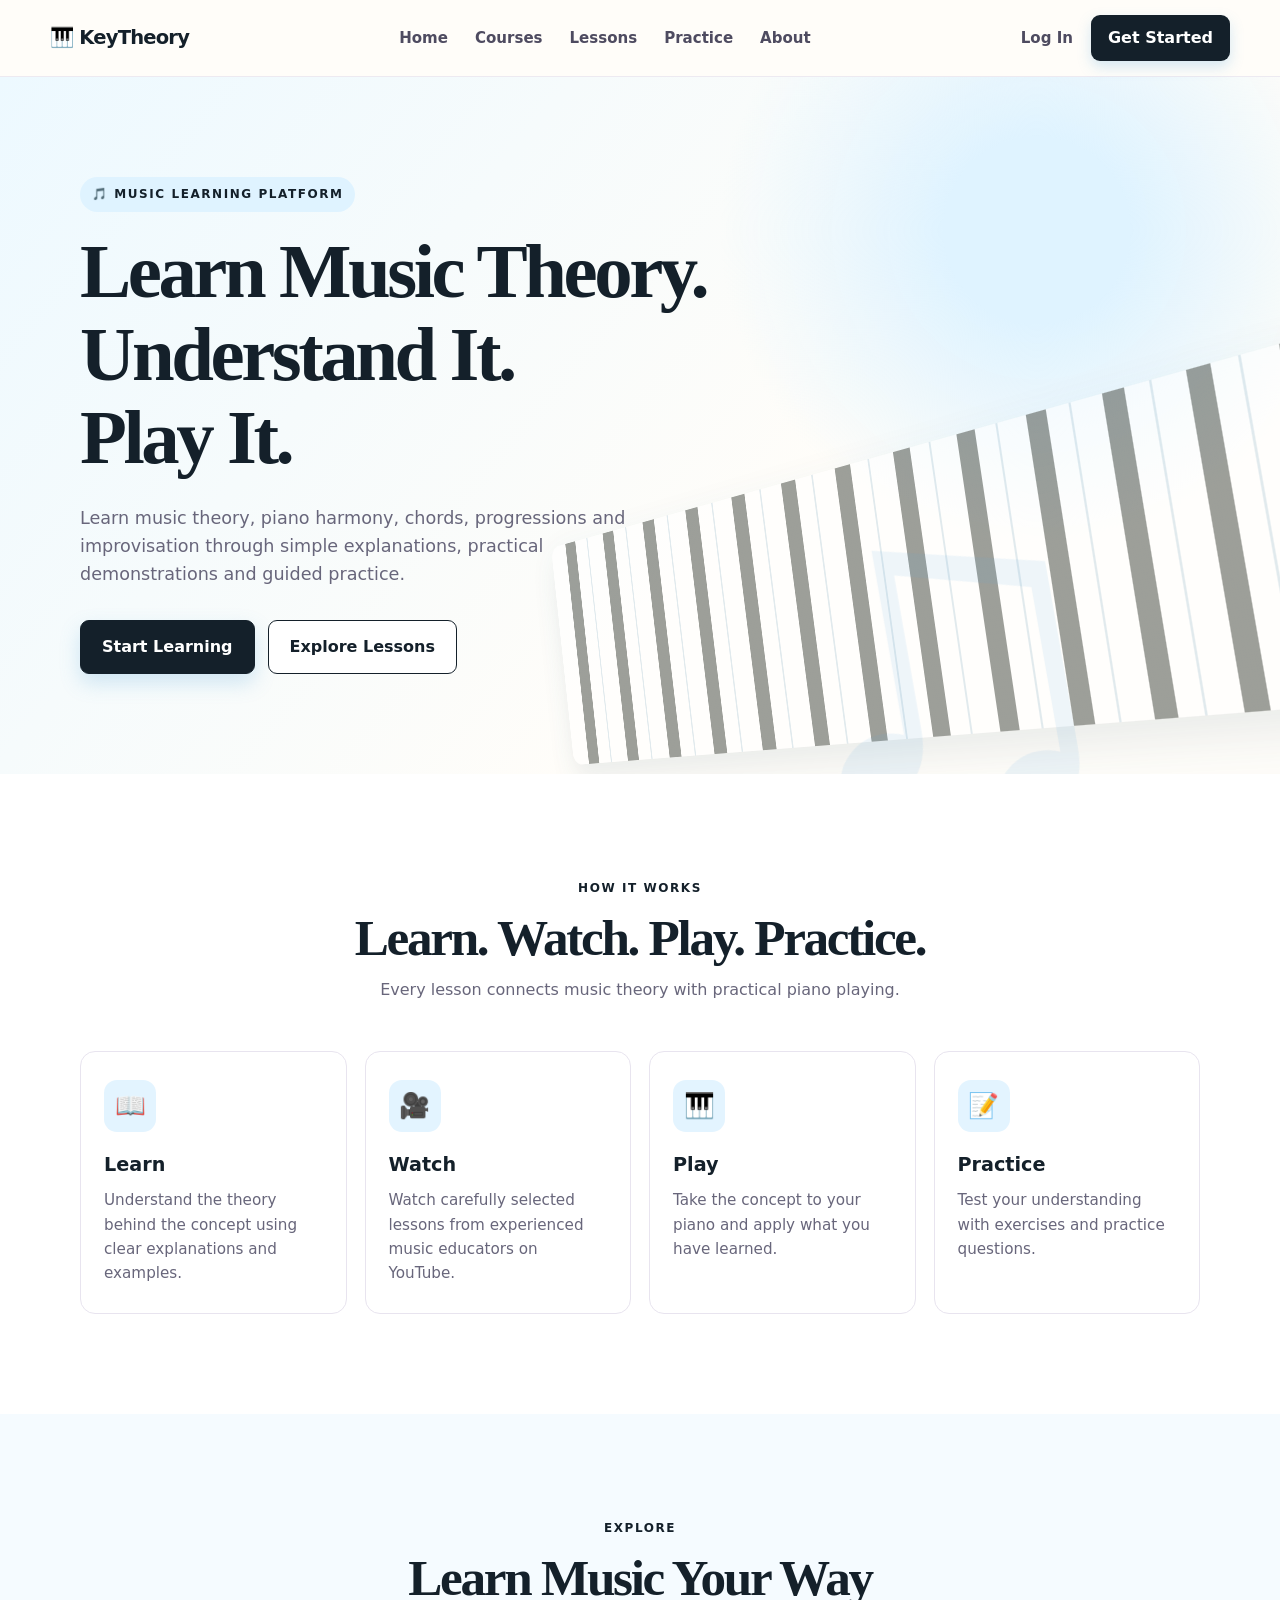
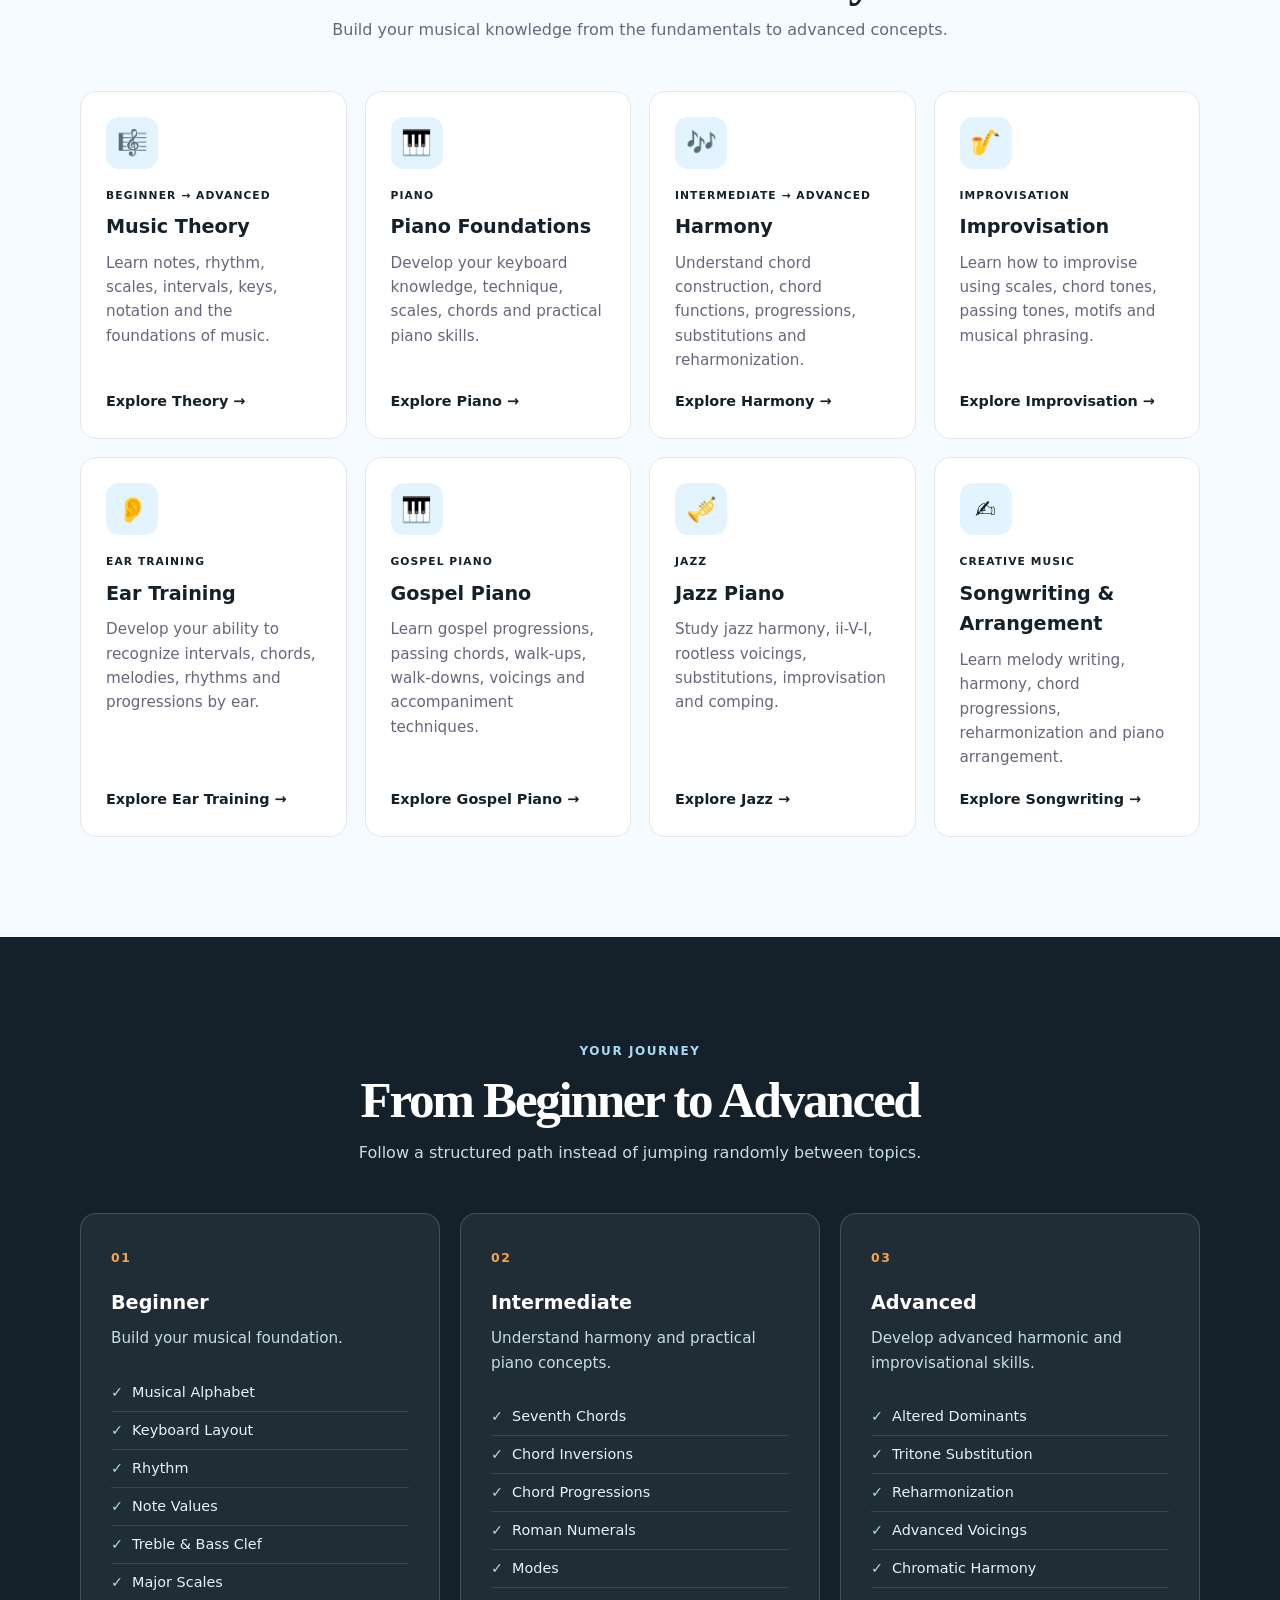
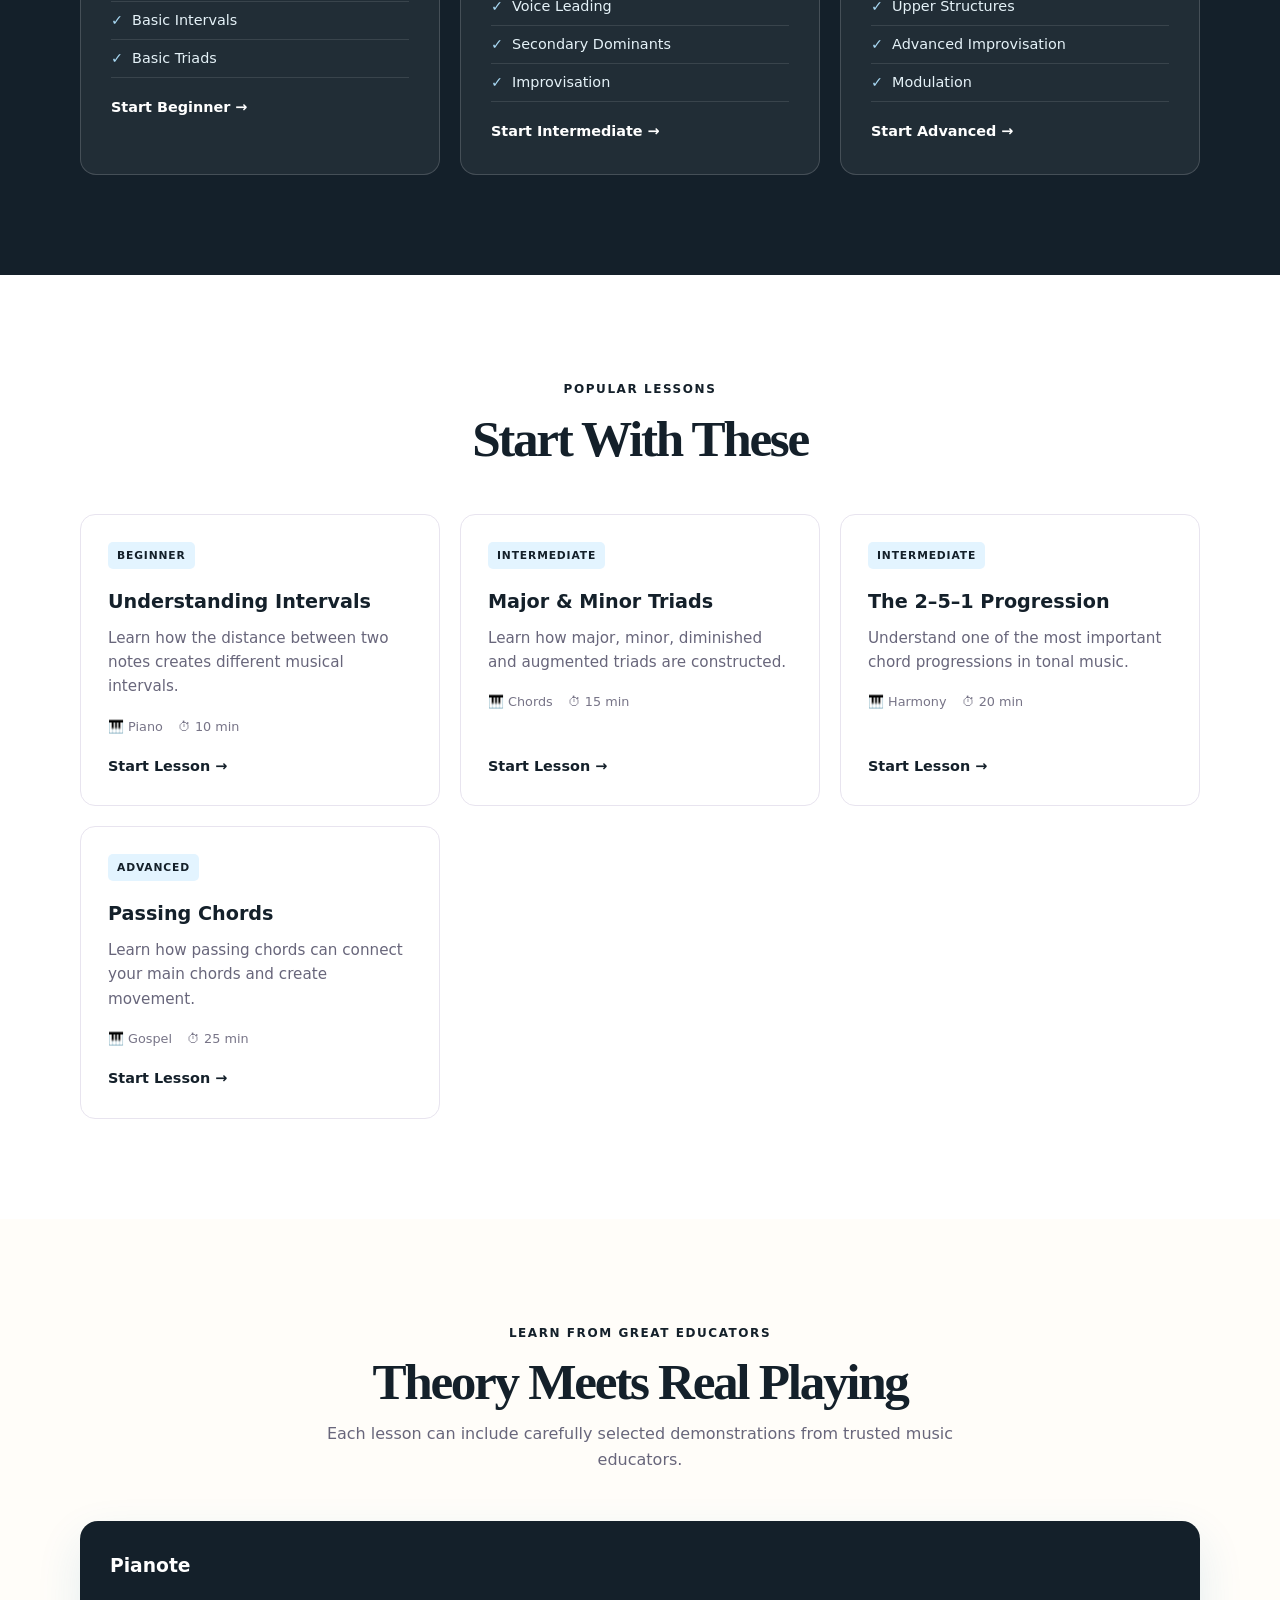
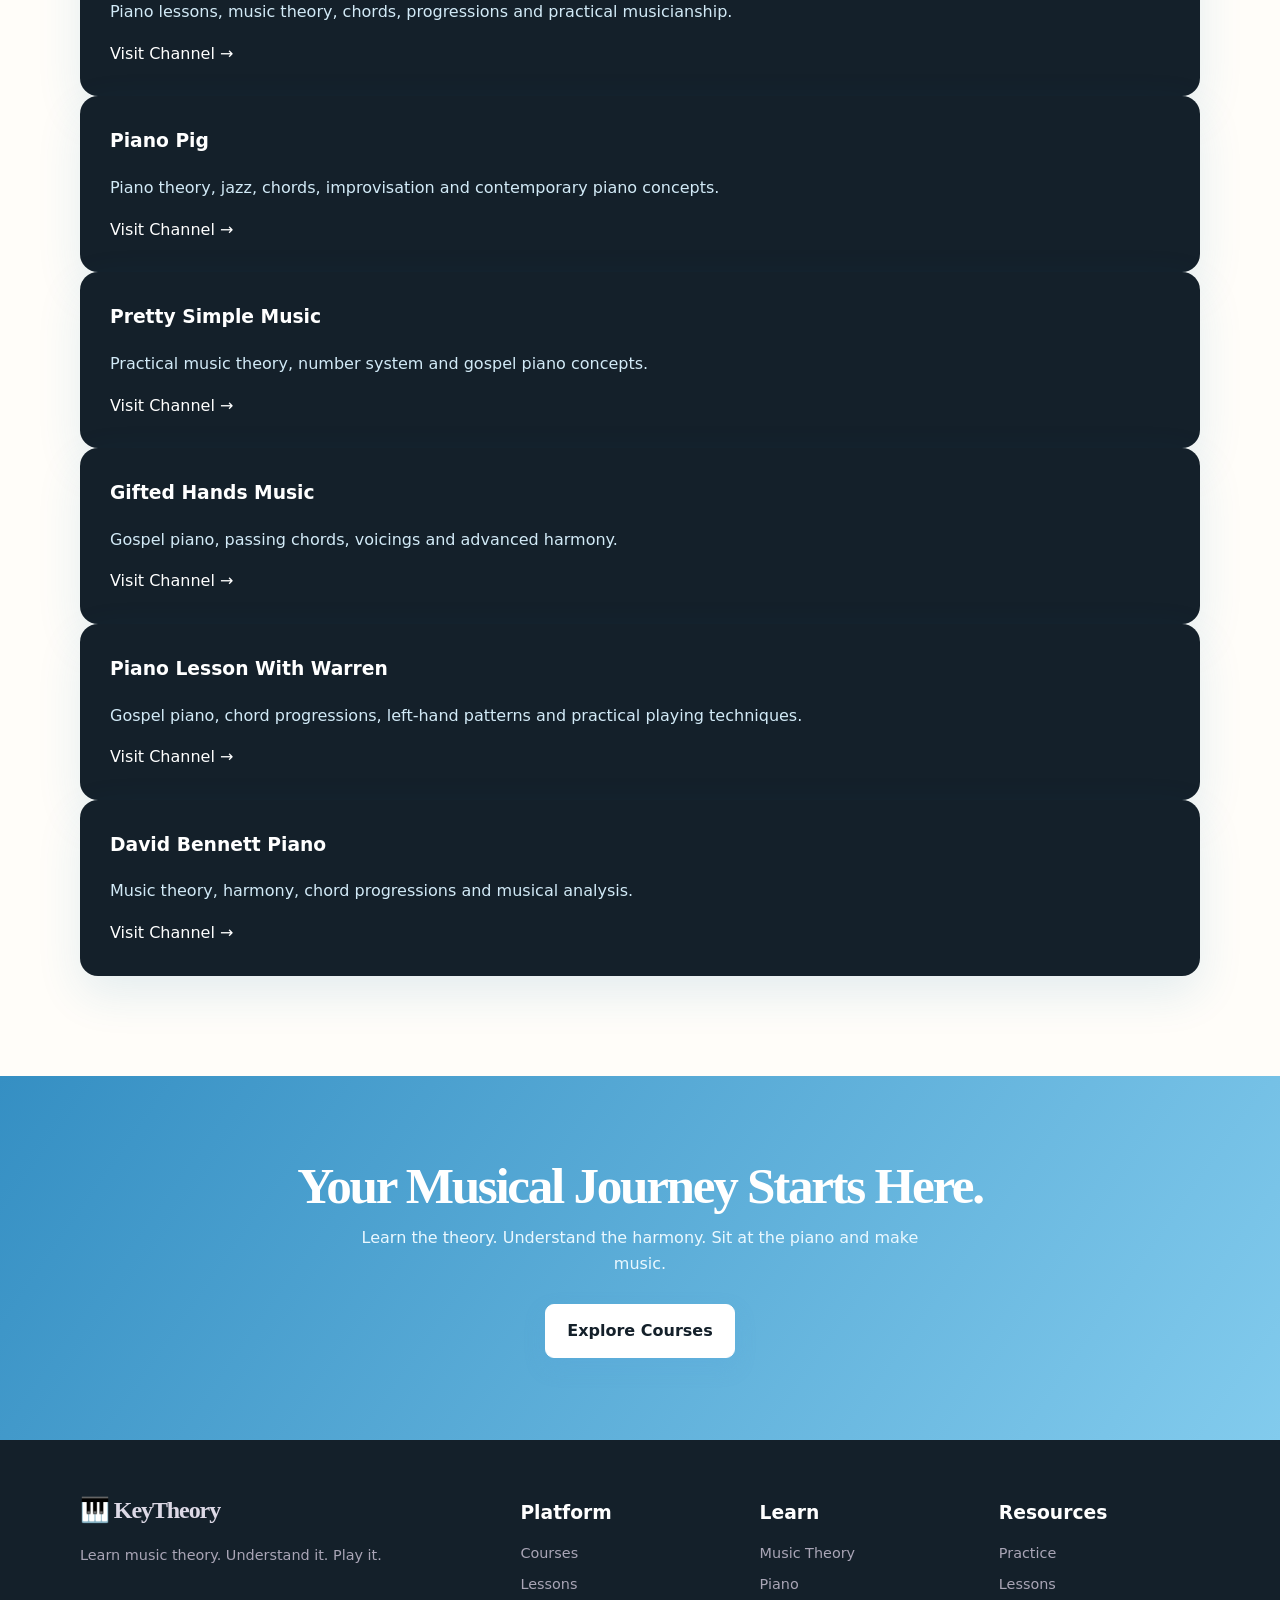
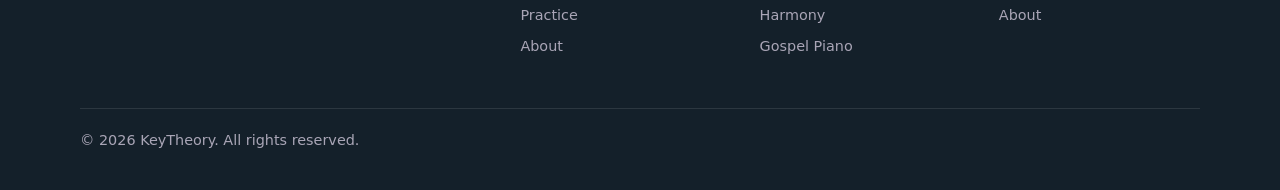
<file: Frontend Projects/Music Learning Platform/index.html>
<!DOCTYPE html>
<html lang="en">
<head>
    <meta charset="UTF-8">

    <meta name="viewport" content="width=device-width, initial-scale=1.0">

    <meta
        name="description"
        content="A music learning platform for piano, music theory, harmony, improvisation and practical musicianship."
    >
     <link rel="stylesheet" href="style.css">
    <title>Learn Keyboard Online.</title>
</head>

<body>

    <!-- =========================
         NAVIGATION BAR
    ========================== -->

    <header>
        <nav>

            <div class="logo">
                <a href="index.html">
                    🎹 KeyTheory
                </a>
            </div>

            <ul class="nav-links">
                <li>
                    <a href="index.html">Home</a>
                </li>

                <li>
                    <a href="courses.html">Courses</a>
                </li>

                <li>
                    <a href="lessons.html">Lessons</a>
                </li>

                <li>
                    <a href="practice.html">Practice</a>
                </li>

                <li>
                    <a href="about.html">About</a>
                </li>
            </ul>

            <div class="nav-buttons">
                <a href="login.html">Log In</a>
                <a href="signup.html">Get Started</a>
            </div>

        </nav>
    </header>


    <!-- =========================
         HERO SECTION
    ========================== -->

    <main>

        <section class="hero">

            <div class="hero-content">

                <span class="hero-label">
                    🎵 MUSIC LEARNING PLATFORM
                </span>

                <h1>
                    Learn Music Theory.
                    <br>
                    Understand It.
                    <br>
                    <span>Play It.</span>
                </h1>

                <p>
                    Learn music theory, piano harmony, chords,
                    progressions and improvisation through simple
                    explanations, practical demonstrations and
                    guided practice.
                </p>

                <div class="hero-buttons">

                    <a href="courses.html">
                        Start Learning
                    </a>

                    <a href="lessons.html">
                        Explore Lessons
                    </a>

                </div>

            </div>

        </section>


        <!-- =========================
             LEARNING METHOD
        ========================== -->

        <section class="learning-method">

            <div class="section-heading">

                <span>HOW IT WORKS</span>

                <h2>
                    Learn. Watch. Play. Practice.
                </h2>

                <p>
                    Every lesson connects music theory with
                    practical piano playing.
                </p>

            </div>


            <div class="method-container">

                <article class="method-card">

                    <div class="method-icon">
                        📖
                    </div>

                    <h3>Learn</h3>

                    <p>
                        Understand the theory behind the
                        concept using clear explanations
                        and examples.
                    </p>

                </article>


                <article class="method-card">

                    <div class="method-icon">
                        🎥
                    </div>

                    <h3>Watch</h3>

                    <p>
                        Watch carefully selected lessons
                        from experienced music educators
                        on YouTube.
                    </p>

                </article>


                <article class="method-card">

                    <div class="method-icon">
                        🎹
                    </div>

                    <h3>Play</h3>

                    <p>
                        Take the concept to your piano and
                        apply what you have learned.
                    </p>

                </article>


                <article class="method-card">

                    <div class="method-icon">
                        📝
                    </div>

                    <h3>Practice</h3>

                    <p>
                        Test your understanding with
                        exercises and practice questions.
                    </p>

                </article>

            </div>

        </section>


        <!-- =========================
             COURSE CATEGORIES
        ========================== -->

        <section class="courses">

            <div class="section-heading">

                <span>EXPLORE</span>

                <h2>
                    Learn Music Your Way
                </h2>

                <p>
                    Build your musical knowledge from the
                    fundamentals to advanced concepts.
                </p>

            </div>


            <div class="course-grid">


                <!-- Music Theory -->

                <article class="course-card">

                    <div class="course-icon">
                        🎼
                    </div>

                    <span>BEGINNER → ADVANCED</span>

                    <h3>
                        Music Theory
                    </h3>

                    <p>
                        Learn notes, rhythm, scales,
                        intervals, keys, notation and
                        the foundations of music.
                    </p>

                    <a href="courses/music-theory.html">
                        Explore Theory →
                    </a>

                </article>


                <!-- Piano -->

                <article class="course-card">

                    <div class="course-icon">
                        🎹
                    </div>

                    <span>PIANO</span>

                    <h3>
                        Piano Foundations
                    </h3>

                    <p>
                        Develop your keyboard knowledge,
                        technique, scales, chords and
                        practical piano skills.
                    </p>

                    <a href="courses/piano.html">
                        Explore Piano →
                    </a>

                </article>


                <!-- Harmony -->

                <article class="course-card">

                    <div class="course-icon">
                        🎶
                    </div>

                    <span>INTERMEDIATE → ADVANCED</span>

                    <h3>
                        Harmony
                    </h3>

                    <p>
                        Understand chord construction,
                        chord functions, progressions,
                        substitutions and reharmonization.
                    </p>

                    <a href="courses/harmony.html">
                        Explore Harmony →
                    </a>

                </article>


                <!-- Improvisation -->

                <article class="course-card">

                    <div class="course-icon">
                        🎷
                    </div>

                    <span>IMPROVISATION</span>

                    <h3>
                        Improvisation
                    </h3>

                    <p>
                        Learn how to improvise using
                        scales, chord tones, passing tones,
                        motifs and musical phrasing.
                    </p>

                    <a href="courses/improvisation.html">
                        Explore Improvisation →
                    </a>

                </article>


                <!-- Ear Training -->

                <article class="course-card">

                    <div class="course-icon">
                        👂
                    </div>

                    <span>EAR TRAINING</span>

                    <h3>
                        Ear Training
                    </h3>

                    <p>
                        Develop your ability to recognize
                        intervals, chords, melodies,
                        rhythms and progressions by ear.
                    </p>

                    <a href="courses/ear-training.html">
                        Explore Ear Training →
                    </a>

                </article>


                <!-- Gospel Piano -->

                <article class="course-card">

                    <div class="course-icon">
                        🎹
                    </div>

                    <span>GOSPEL PIANO</span>

                    <h3>
                        Gospel Piano
                    </h3>

                    <p>
                        Learn gospel progressions,
                        passing chords, walk-ups,
                        walk-downs, voicings and
                        accompaniment techniques.
                    </p>

                    <a href="courses/gospel-piano.html">
                        Explore Gospel Piano →
                    </a>

                </article>


                <!-- Jazz -->

                <article class="course-card">

                    <div class="course-icon">
                        🎺
                    </div>

                    <span>JAZZ</span>

                    <h3>
                        Jazz Piano
                    </h3>

                    <p>
                        Study jazz harmony, ii-V-I,
                        rootless voicings, substitutions,
                        improvisation and comping.
                    </p>

                    <a href="courses/jazz.html">
                        Explore Jazz →
                    </a>

                </article>


                <!-- Songwriting -->

                <article class="course-card">

                    <div class="course-icon">
                        ✍️
                    </div>

                    <span>CREATIVE MUSIC</span>

                    <h3>
                        Songwriting & Arrangement
                    </h3>

                    <p>
                        Learn melody writing, harmony,
                        chord progressions, reharmonization
                        and piano arrangement.
                    </p>

                    <a href="courses/songwriting.html">
                        Explore Songwriting →
                    </a>

                </article>

            </div>

        </section>


        <!-- =========================
             THEORY LEVELS
        ========================== -->

        <section class="learning-path">

            <div class="section-heading">

                <span>YOUR JOURNEY</span>

                <h2>
                    From Beginner to Advanced
                </h2>

                <p>
                    Follow a structured path instead of
                    jumping randomly between topics.
                </p>

            </div>


            <div class="level-container">


                <article class="level-card">

                    <span>01</span>

                    <h3>
                        Beginner
                    </h3>

                    <p>
                        Build your musical foundation.
                    </p>

                    <ul>

                        <li>Musical Alphabet</li>
                        <li>Keyboard Layout</li>
                        <li>Rhythm</li>
                        <li>Note Values</li>
                        <li>Treble & Bass Clef</li>
                        <li>Major Scales</li>
                        <li>Basic Intervals</li>
                        <li>Basic Triads</li>

                    </ul>

                    <a href="levels/beginner.html">
                        Start Beginner →
                    </a>

                </article>


                <article class="level-card">

                    <span>02</span>

                    <h3>
                        Intermediate
                    </h3>

                    <p>
                        Understand harmony and
                        practical piano concepts.
                    </p>

                    <ul>

                        <li>Seventh Chords</li>
                        <li>Chord Inversions</li>
                        <li>Chord Progressions</li>
                        <li>Roman Numerals</li>
                        <li>Modes</li>
                        <li>Voice Leading</li>
                        <li>Secondary Dominants</li>
                        <li>Improvisation</li>

                    </ul>

                    <a href="levels/intermediate.html">
                        Start Intermediate →
                    </a>

                </article>


                <article class="level-card">

                    <span>03</span>

                    <h3>
                        Advanced
                    </h3>

                    <p>
                        Develop advanced harmonic
                        and improvisational skills.
                    </p>

                    <ul>

                        <li>Altered Dominants</li>
                        <li>Tritone Substitution</li>
                        <li>Reharmonization</li>
                        <li>Advanced Voicings</li>
                        <li>Chromatic Harmony</li>
                        <li>Upper Structures</li>
                        <li>Advanced Improvisation</li>
                        <li>Modulation</li>

                    </ul>

                    <a href="levels/advanced.html">
                        Start Advanced →
                    </a>

                </article>

            </div>

        </section>


        <!-- =========================
             FEATURED LESSONS
        ========================== -->

        <section class="featured-lessons">

            <div class="section-heading">

                <span>POPULAR LESSONS</span>

                <h2>
                    Start With These
                </h2>

            </div>


            <div class="lesson-grid">


                <article class="lesson-card">

                    <span class="lesson-level">
                        BEGINNER
                    </span>

                    <h3>
                        Understanding Intervals
                    </h3>

                    <p>
                        Learn how the distance between
                        two notes creates different
                        musical intervals.
                    </p>

                    <div class="lesson-info">
                        <span>🎹 Piano</span>
                        <span>⏱ 10 min</span>
                    </div>

                    <a href="lessons/intervals.html">
                        Start Lesson →
                    </a>

                </article>


                <article class="lesson-card">

                    <span class="lesson-level">
                        INTERMEDIATE
                    </span>

                    <h3>
                        Major & Minor Triads
                    </h3>

                    <p>
                        Learn how major, minor, diminished
                        and augmented triads are constructed.
                    </p>

                    <div class="lesson-info">
                        <span>🎹 Chords</span>
                        <span>⏱ 15 min</span>
                    </div>

                    <a href="lessons/triads.html">
                        Start Lesson →
                    </a>

                </article>


                <article class="lesson-card">

                    <span class="lesson-level">
                        INTERMEDIATE
                    </span>

                    <h3>
                        The 2–5–1 Progression
                    </h3>

                    <p>
                        Understand one of the most important
                        chord progressions in tonal music.
                    </p>

                    <div class="lesson-info">
                        <span>🎹 Harmony</span>
                        <span>⏱ 20 min</span>
                    </div>

                    <a href="lessons/251.html">
                        Start Lesson →
                    </a>

                </article>


                <article class="lesson-card">

                    <span class="lesson-level">
                        ADVANCED
                    </span>

                    <h3>
                        Passing Chords
                    </h3>

                    <p>
                        Learn how passing chords can connect
                        your main chords and create movement.
                    </p>

                    <div class="lesson-info">
                        <span>🎹 Gospel</span>
                        <span>⏱ 25 min</span>
                    </div>

                    <a href="lessons/passing-chords.html">
                        Start Lesson →
                    </a>

                </article>

            </div>

        </section>


        <!-- =========================
             VIDEO LEARNING
        ========================== -->

        <section class="video-learning">

            <div class="section-heading">

                <span>LEARN FROM GREAT EDUCATORS</span>

                <h2>
                    Theory Meets Real Playing
                </h2>

                <p>
                    Each lesson can include carefully selected
                    demonstrations from trusted music educators.
                </p>

            </div>


            <div class="educator-grid">


                <article class="educator-card">

                    <h3>
                        Pianote
                    </h3>

                    <p>
                        Piano lessons, music theory,
                        chords, progressions and
                        practical musicianship.
                    </p>

                    <a
                        href="https://www.youtube.com/@PianoteOfficial"
                        target="_blank"
                        rel="noopener noreferrer"
                    >
                        Visit Channel →
                    </a>

                </article>


                <article class="educator-card">

                    <h3>
                        Piano Pig
                    </h3>

                    <p>
                        Piano theory, jazz, chords,
                        improvisation and contemporary
                        piano concepts.
                    </p>

                    <a
                        href="https://www.youtube.com/@PianoPig"
                        target="_blank"
                        rel="noopener noreferrer"
                    >
                        Visit Channel →
                    </a>

                </article>


                <article class="educator-card">

                    <h3>
                        Pretty Simple Music
                    </h3>

                    <p>
                        Practical music theory,
                        number system and gospel
                        piano concepts.
                    </p>

                    <a
                        href="https://www.youtube.com/@PrettySimpleMusic"
                        target="_blank"
                        rel="noopener noreferrer"
                    >
                        Visit Channel →
                    </a>

                </article>


                <article class="educator-card">

                    <h3>
                        Gifted Hands Music
                    </h3>

                    <p>
                        Gospel piano, passing chords,
                        voicings and advanced harmony.
                    </p>

                    <a
                        href="http://www.youtube.com/@thegiftedhandsmusic"
                        target="_blank"
                        rel="noopener noreferrer"
                    >
                        Visit Channel →
                    </a>

                </article>


                <article class="educator-card">

                    <h3>
                        Piano Lesson With Warren
                    </h3>

                    <p>
                        Gospel piano, chord progressions,
                        left-hand patterns and practical
                        playing techniques.
                    </p>

                    <a
                        href="https://www.youtube.com/@PianoLessonWithWarren"
                        target="_blank"
                        rel="noopener noreferrer"
                    >
                        Visit Channel →
                    </a>

                </article>


                <article class="educator-card">

                    <h3>
                        David Bennett Piano
                    </h3>

                    <p>
                        Music theory, harmony, chord
                        progressions and musical analysis.
                    </p>

                    <a
                        href="https://www.youtube.com/@DavidBennettPiano"
                        target="_blank"
                        rel="noopener noreferrer"
                    >
                        Visit Channel →
                    </a>

                </article>

            </div>

        </section>


        <!-- =========================
             CTA
        ========================== -->

        <section class="cta">

            <div class="cta-content">

                <h2>
                    Your Musical Journey Starts Here.
                </h2>

                <p>
                    Learn the theory. Understand the harmony.
                    Sit at the piano and make music.
                </p>

                <a href="courses.html">
                    Explore Courses
                </a>

            </div>

        </section>

    </main>


    <!-- =========================
         FOOTER
    ========================== -->

    <footer>

        <div class="footer-content">

            <div class="footer-brand">

                <h2>
                    🎹 KeyTheory
                </h2>

                <p>
                    Learn music theory.
                    Understand it.
                    Play it.
                </p>

            </div>


            <div class="footer-links">

                <h3>
                    Platform
                </h3>

                <ul>

                    <li>
                        <a href="courses.html">
                            Courses
                        </a>
                    </li>

                    <li>
                        <a href="lessons.html">
                            Lessons
                        </a>
                    </li>

                    <li>
                        <a href="practice.html">
                            Practice
                        </a>
                    </li>

                    <li>
                        <a href="about.html">
                            About
                        </a>
                    </li>

                </ul>

            </div>


            <div class="footer-links">

                <h3>
                    Learn
                </h3>

                <ul>

                    <li>
                        <a href="courses/music-theory.html">
                            Music Theory
                        </a>
                    </li>

                    <li>
                        <a href="courses/piano.html">
                            Piano
                        </a>
                    </li>

                    <li>
                        <a href="courses/harmony.html">
                            Harmony
                        </a>
                    </li>

                    <li>
                        <a href="courses/gospel-piano.html">
                            Gospel Piano
                        </a>
                    </li>

                </ul>

            </div>


            <div class="footer-links">

                <h3>
                    Resources
                </h3>

                <ul>

                    <li>
                        <a href="practice.html">
                            Practice
                        </a>
                    </li>

                    <li>
                        <a href="lessons.html">
                            Lessons
                        </a>
                    </li>

                    <li>
                        <a href="about.html">
                            About
                        </a>
                    </li>

                </ul>

            </div>

        </div>


        <div class="footer-bottom">

            <p>
                © 2026 KeyTheory. All rights reserved.
            </p>

        </div>

    </footer>

</body>
</html>
</file>
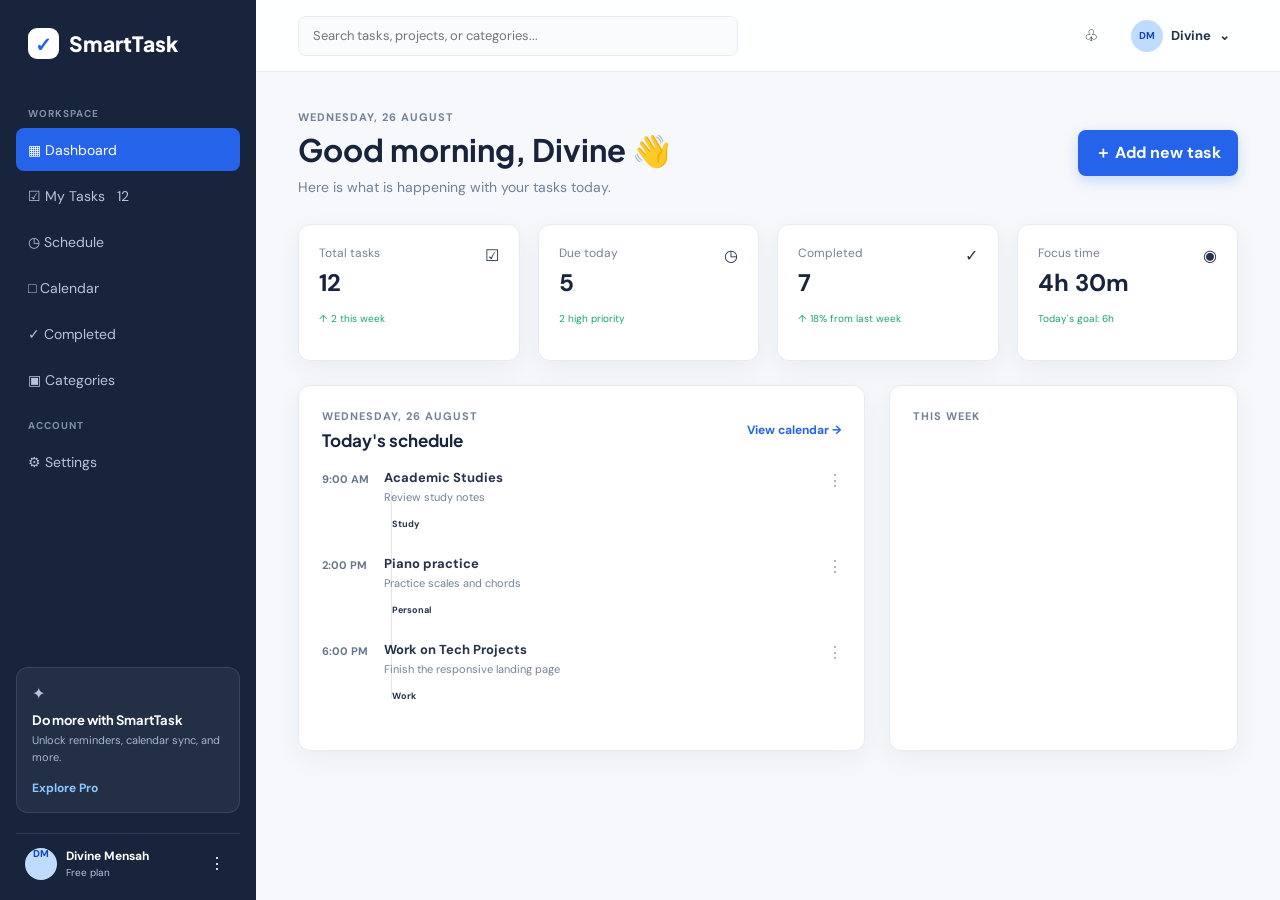
<file: Frontend Projects/Smart Task Dashboard/index.html>
<!DOCTYPE html>
<html lang="en">
  <head>
    <meta charset="UTF-8" />
    <meta name="viewport" content="width=device-width, initial-scale=1.0" />
    <meta
      name="description"
      content="A SmartTask productivity dashboard for managing tasks, schedules, and progress."
    />
    <title>SmartTask | Dashboard</title>

    <link rel="stylesheet" href="style.css" />
  </head>

  <body>
    <div class="app-shell">
      <aside class="sidebar">
        <a class="brand" href="#dashboard">
          <span class="brand-mark">✓</span>
          <span>SmartTask</span>
        </a>

        <nav class="main-nav">
          <p class="nav-heading">Workspace</p>

          <ul>
            <li><a class="nav-link is-active" href="#dashboard">▦ Dashboard</a></li>
            <li><a class="nav-link" href="#my-tasks">☑ My Tasks <span>12</span></a></li>
            <li><a class="nav-link" href="#schedule">◷ Schedule</a></li>
            <li><a class="nav-link" href="#calendar">□ Calendar</a></li>
            <li><a class="nav-link" href="#completed">✓ Completed</a></li>
            <li><a class="nav-link" href="#categories">▣ Categories</a></li>
          </ul>

          <p class="nav-heading">Account</p>

          <ul>
            <li><a class="nav-link" href="#settings">⚙ Settings</a></li>
          </ul>
        </nav>

        <section class="sidebar-upgrade">
          <span>✦</span>
          <h2>Do more with SmartTask</h2>
          <p>Unlock reminders, calendar sync, and more.</p>
          <a href="#upgrade">Explore Pro</a>
        </section>

        <div class="sidebar-profile">
          <span class="avatar">DM</span>
          <div>
            <strong>Divine Mensah</strong>
            <span>Free plan</span>
          </div>
          <button type="button">⋮</button>
        </div>
      </aside>

      <main id="dashboard" class="dashboard-main">
        <header class="topbar">
          <button class="menu-toggle" type="button">☰</button>

          <form class="search-form">
            <input
              type="search"
              placeholder="Search tasks, projects, or categories..."
            />
          </form>

          <div class="topbar-actions">
            <button type="button">♧</button>

            <button class="profile-button" type="button">
              <span class="avatar">DM</span>
              <span>Divine</span>
              <span>⌄</span>
            </button>
          </div>
        </header>

        <div class="dashboard-content">
          <section class="welcome-section">
            <div>
              <p class="eyebrow">Wednesday, 26 August</p>
              <h1>Good morning, Divine 👋</h1>
              <p>Here is what is happening with your tasks today.</p>
            </div>

            <button class="button button-primary" type="button">
              ＋ Add new task
            </button>
          </section>

          <section class="statistics">
            <article class="stat-card">
              <div>
                <p>Total tasks</p>
                <strong>12</strong>
                <span>↑ 2 this week</span>
              </div>
              <span>☑</span>
            </article>

            <article class="stat-card">
              <div>
                <p>Due today</p>
                <strong>5</strong>
                <span>2 high priority</span>
              </div>
              <span>◷</span>
            </article>

            <article class="stat-card">
              <div>
                <p>Completed</p>
                <strong>7</strong>
                <span>↑ 18% from last week</span>
              </div>
              <span>✓</span>
            </article>

            <article class="stat-card">
              <div>
                <p>Focus time</p>
                <strong>4h 30m</strong>
                <span>Today's goal: 6h</span>
              </div>
              <span>◉</span>
            </article>
          </section>

          <div class="dashboard-grid">
            <section id="schedule" class="panel">
              <div class="panel-header">
                <div>
                  <p class="eyebrow">Wednesday, 26 August</p>
                  <h2>Today's schedule</h2>
                </div>

                <a href="#calendar">View calendar →</a>
              </div>

              <ol class="schedule-list">
                <li class="schedule-item">
                  <time>9:00 AM</time>
                  <div>
                    <h3>Academic Studies </h3>
                    <p>Review study notes</p>
                    <span class="tag">Study</span>
                  </div>
                  <button type="button">⋮</button>
                </li>

                <li class="schedule-item">
                  <time>2:00 PM</time>
                  <div>
                    <h3>Piano practice</h3>
                    <p>Practice scales and chords</p>
                    <span class="tag">Personal</span>
                  </div>
                  <button type="button">⋮</button>
                </li>

                <li class="schedule-item">
                  <time>6:00 PM</time>
                  <div>
                    <h3>Work on Tech Projects</h3>
                    <p>Finish the responsive landing page</p>
                    <span class="tag">Work</span>
                  </div>
                  <button type="button">⋮</button>
                </li>
              </ol>
            </section>

            <section id="completed" class="panel">
              <div class="panel-header">
                <div>
                  <p class="eyebrow">This week</p>
</file>
<file: Frontend Projects/Music Learning Platform/style.css>
/* KeyTheory — Music Learning Platform */
:root {
  --ink: #14202a;
  --muted: #68667b;
  --paper: #fffdf9;
  --surface: #ffffff;
  --blue-wash: #e3f4ff;
  --accent-blue: #14202a;
  --accent-blue-dark: #14202a;
  --orange: #f4a44a;
  --line: #e8e4ef;
  --shadow: 0 18px 45px rgba(32, 120, 170, .12);
}

* { box-sizing: border-box; }
html { scroll-behavior: smooth; }
body {
  margin: 0;
  color: var(--ink);
  background: var(--paper);
  font-family: Inter, ui-sans-serif, system-ui, -apple-system, BlinkMacSystemFont, "Segoe UI", sans-serif;
  line-height: 1.6;
}
img { max-width: 100%; display: block; }
a { color: inherit; text-decoration: none; }

header {
  position: sticky;
  top: 0;
  z-index: 10;
  border-bottom: 1px solid rgba(232, 228, 239, .78);
  background: rgba(255, 253, 249, .92);
  -webkit-backdrop-filter: blur(14px);
  backdrop-filter: blur(14px);
}
nav {
  width: min(1180px, calc(100% - 48px));
  min-height: 76px;
  margin: auto;
  display: flex;
  align-items: center;
  justify-content: space-between;
  gap: 24px;
}
.logo a { font-size: 1.22rem; font-weight: 700; letter-spacing: -.04em; white-space: nowrap; }
.nav-links { display: flex; align-items: center; gap: 27px; padding: 0; margin: 0; list-style: none; }
.nav-links a, .nav-buttons a:first-child { color: #4e4b60; font-size: .94rem; font-weight: 600; }
.nav-links a:hover, .nav-buttons a:first-child:hover { color: var(--accent-blue); }
.nav-buttons { display: flex; align-items: center; gap: 18px; }
.nav-buttons a:last-child {
  padding: 10px 17px; border-radius: 9px; color: #fff; background: var(--accent-blue); font-weight: 700;
  box-shadow: 0 6px 14px rgba(88, 169, 219, .25);
}
.nav-buttons a:last-child:hover { background: var(--accent-blue-dark); transform: translateY(-1px); }

main > section { padding: 100px max(24px, calc((100% - 1120px) / 2)); }
.hero {
  min-height: 620px;
  display: grid;
  place-items: center start;
  position: relative;
  overflow: hidden;
  background: radial-gradient(circle at 81% 22%, #dff3ff 0 8%, transparent 27%), linear-gradient(130deg, #edf9ff, #fffdf9 62%);
}
.hero::before {
  content: "";
  position: absolute;
  z-index: 0;
  top: 54%;
  right: -9%;
  width: 78%;
  height: 285px;
  opacity: .53;
  border-radius: 15px;
  transform: perspective(760px) rotateY(-28deg) rotateZ(-9deg);
  transform-origin: center;
  background:
    repeating-linear-gradient(90deg, transparent 0 28px, rgba(33, 39, 31, .84) 28px 47px, transparent 47px 70px),
    repeating-linear-gradient(90deg, #fff 0 68px, #c7d9e3 68px 70px);
  background-size: 350px 56%, 350px 100%;
  box-shadow: 0 18px 40px rgba(28, 71, 96, .18);
  animation: piano-keys-glide 12s linear infinite;
}
.hero::after {
  content: "♫"; position: absolute; right: 12%; bottom: -130px; color: rgba(88,169,219,.10);
  font: 700 31rem/1 Georgia, serif; transform: rotate(-10deg); pointer-events: none;
}
@keyframes piano-keys-glide {
  from { background-position: 0 0, 0 0; }
  to { background-position: -350px 0, -350px 0; }
}
.hero-content { position: relative; z-index: 1; max-width: 720px; }
.hero-label, .section-heading > span {
  display: inline-block; color: var(--accent-blue); font-size: .75rem; font-weight: 700; letter-spacing: .13em;
}
.hero-label { padding: 8px 12px; border-radius: 99px; background: #dff3ff; }
h1, h2, h3, p { margin-top: 0; }
h1, h2 { font-family: Georgia, "Times New Roman", serif; letter-spacing: -.045em; line-height: 1.08; }
h1 { max-width: 680px; margin: 19px 0 24px; font-size: clamp(3rem, 6vw, 5.5rem); }
h1 span { color: var(--accent-blue); }
.hero p { max-width: 575px; color: var(--muted); font-size: 1.1rem; }
.hero-buttons { display: flex; flex-wrap: wrap; gap: 13px; margin-top: 32px; }
.hero-buttons a, .cta a {
  padding: 13px 21px; border: 1px solid var(--accent-blue); border-radius: 9px; font-weight: 700; transition: .2s ease;
}
.hero-buttons a:first-child, .cta a { color: #fff; background: var(--accent-blue); box-shadow: 0 9px 20px rgba(88,169,219,.25); }
.hero-buttons a:last-child { color: var(--accent-blue); background: #fff; }
.hero-buttons a:hover, .cta a:hover { transform: translateY(-2px); box-shadow: 0 12px 25px rgba(88,169,219,.28); }

.section-heading { max-width: 650px; margin: 0 auto 48px; text-align: center; }
.section-heading h2 { margin: 10px 0 12px; font-size: clamp(2.15rem, 4vw, 3.2rem); }
.section-heading p { margin: 0; color: var(--muted); }
.learning-method { background: var(--surface); }
.method-container { display: grid; grid-template-columns: repeat(4, 1fr); gap: 18px; }
.method-card { padding: 28px 23px; border: 1px solid var(--line); border-radius: 15px; background: #fff; transition: transform .22s ease, box-shadow .22s ease; }
.method-card:hover, .course-card:hover, .lesson-card:hover { transform: translateY(-6px); box-shadow: var(--shadow); }
.method-icon, .course-icon { width: 52px; height: 52px; display: grid; place-items: center; border-radius: 13px; background: var(--blue-wash); font-size: 1.55rem; }
.method-card h3, .course-card h3, .lesson-card h3, .level-card h3 { margin: 18px 0 8px; font-size: 1.2rem; }
.method-card p, .course-card p, .lesson-card p, .level-card p { margin-bottom: 0; color: var(--muted); font-size: .95rem; }

.courses { background: #f5fbff; }
.course-grid { display: grid; grid-template-columns: repeat(4, 1fr); gap: 18px; }
.course-card { min-height: 285px; padding: 25px; display: flex; flex-direction: column; border: 1px solid var(--line); border-radius: 16px; background: #fff; transition: .22s ease; }
.course-card > span { margin-top: 18px; color: var(--accent-blue); font-size: .67rem; font-weight: 700; letter-spacing: .1em; }
.course-card h3 { margin-top: 8px; }
.course-card a, .lesson-card > a, .level-card a { margin-top: auto; padding-top: 18px; color: var(--accent-blue); font-size: .9rem; font-weight: 700; }
.course-card a:hover, .lesson-card > a:hover, .level-card a:hover { color: var(--accent-blue-dark); }

.learning-path { background: var(--ink); color: #fff; }
.learning-path .section-heading p { color: #c6dce8; }
.learning-path .section-heading > span { color: #a9d9f4; }
.level-container { display: grid; grid-template-columns: repeat(3, 1fr); gap: 20px; }
.level-card { padding: 30px; border: 1px solid rgba(255,255,255,.16); border-radius: 16px; background: rgba(255,255,255,.06); }
.level-card > span { color: var(--orange); font-size: .78rem; font-weight: 700; letter-spacing: .12em; }
.level-card p { color: #c6dce8; }
.level-card ul { min-height: 210px; padding: 0; margin: 23px 0 0; list-style: none; }
.level-card li { padding: 7px 0; border-bottom: 1px solid rgba(255,255,255,.11); color: #e5f2f8; font-size: .9rem; }
.level-card li::before { content: "✓"; margin-right: 9px; color: #a9d9f4; font-weight: 700; }
.level-card a { display: inline-block; color: #fff; }

.featured-lessons { background: var(--surface); }
.lesson-grid { display: grid; grid-template-columns: repeat(3, 1fr); gap: 20px; }
.lesson-card { min-height: 255px; padding: 27px; display: flex; flex-direction: column; border: 1px solid var(--line); border-radius: 15px; background: #fff; transition: .22s ease; }
.lesson-level { width: fit-content; padding: 5px 9px; border-radius: 5px; color: var(--accent-blue); background: var(--blue-wash); font-size: .67rem; font-weight: 700; letter-spacing: .08em; }
.lesson-card h3 { margin-top: 18px; }
.lesson-info { display: flex; gap: 15px; margin-top: 18px; color: #777487; font-size: .8rem; }

/* Compatible with educator/video markup from the homepage. */
.educators, .video-section, .recommended-videos { background: #f5fbff; }
.educator-container, .video-container, .video-grid { display: grid; grid-template-columns: 1fr 1fr; gap: 28px; align-items: center; }
.educator-content h2, .video-content h2 { font-size: clamp(2rem, 4vw, 3rem); }
.educator-content p, .video-content p { color: var(--muted); }
.educator-card, .video-card { padding: 30px; border-radius: 18px; background: var(--ink); color: #fff; box-shadow: var(--shadow); }
.video-card { min-height: 260px; display: grid; place-content: center; text-align: center; background: linear-gradient(135deg, #72c4ee, #28678e); }
.play-button { width: 65px; height: 65px; margin: 0 auto 15px; display: grid; place-items: center; border-radius: 50%; background: #fff; color: var(--accent-blue); font-size: 1.3rem; }
.educator-card p, .video-card p { color: #d2eaf7; }

.cta { padding-top: 82px !important; padding-bottom: 82px !important; text-align: center; color: #fff; background: linear-gradient(125deg, #358fc3, #82cbed); }
.cta h2 { margin-bottom: 12px; font-size: clamp(2.2rem, 4vw, 3.4rem); }
.cta p { max-width: 560px; margin: 0 auto 28px; color: #eaf8ff; }
.cta a { display: inline-block; border-color: #fff; background: #fff; color: var(--accent-blue); }
.cta a:hover { color: var(--accent-blue-dark); background: #fff; }

footer { padding: 58px max(24px, calc((100% - 1120px) / 2)) 24px; color: #ddd9e6; background: #14202a; }
.footer-container, .footer-content { display: grid; grid-template-columns: 2fr repeat(3, 1fr); gap: 38px; }
footer h3, footer h4 { margin-bottom: 14px; color: #fff; }
footer p, footer li, footer a { color: #a9a5b6; font-size: .9rem; }
footer ul { padding: 0; margin: 0; list-style: none; }
footer li { margin: 8px 0; }
footer a:hover { color: #fff; }
.footer-bottom { margin-top: 42px; padding-top: 20px; border-top: 1px solid rgba(255,255,255,.1); color: #858192; font-size: .82rem; }

@media (max-width: 980px) {
  .course-grid { grid-template-columns: repeat(2, 1fr); }
  .method-container { grid-template-columns: repeat(2, 1fr); }
  .nav-links { gap: 15px; }
}
@media (max-width: 720px) {
  nav { width: min(100% - 32px, 1180px); min-height: 66px; }
  .nav-links { display: none; }
  .nav-buttons { margin-left: auto; gap: 10px; }
  .nav-buttons a:first-child { display: none; }
  .nav-buttons a:last-child { padding: 9px 12px; font-size: .86rem; }
  main > section { padding: 70px 20px; }
  .hero { min-height: 550px; }
  .hero::before { top: 58%; right: -36%; width: 125%; height: 205px; }
  .hero::after { right: -120px; font-size: 23rem; }
  h1 { font-size: clamp(2.8rem, 13vw, 4rem); }
  .hero p { font-size: 1rem; }
  .course-grid, .lesson-grid, .level-container, .educator-container, .video-container, .video-grid { grid-template-columns: 1fr; }
  .level-card ul { min-height: 0; }
  .footer-container, .footer-content { grid-template-columns: repeat(2, 1fr); gap: 24px; }
}
@media (prefers-reduced-motion: reduce) {
  .hero::before { animation: none; }
}
@media (max-width: 430px) {
  .method-container, .footer-container, .footer-content { grid-template-columns: 1fr; }
  .hero-buttons a { width: 100%; text-align: center; }
  .section-heading { margin-bottom: 32px; }
  .course-grid { grid-template-columns: 1fr; }
}
</file>
<file: Frontend Projects/Smart Task Dashboard/style.css>
@import url("https://fonts.googleapis.com/css2?family=DM+Sans:wght@400;500;600;700&family=Plus+Jakarta+Sans:wght@600;700;800&display=swap");

:root {
  --blue: #2563eb;
  --blue-light: #eff6ff;
  --green: #18a36f;
  --green-light: #ecfdf5;
  --yellow: #d99100;
  --yellow-light: #fffae8;
  --orange: #ed7a28;
  --orange-light: #fff4eb;
  --navy: #17243b;
  --text: #26334a;
  --muted: #748197;
  --line: #e6ebf2;
  --background: #f6f8fb;
  --white: #ffffff;
  --shadow: 0 8px 24px rgba(26, 48, 80, 0.06);
  --shadow-hover: 0 14px 32px rgba(26, 48, 80, 0.12);
}

* {
  box-sizing: border-box;
}

body {
  margin: 0;
  color: var(--text);
  background: var(--background);
  font-family: "DM Sans", Arial, sans-serif;
}

button,
input {
  font: inherit;
}

button {
  cursor: pointer;
  transition: 0.2s ease;
}

a {
  color: inherit;
  text-decoration: none;
  transition: 0.2s ease;
}

ul,
ol {
  margin: 0;
  padding: 0;
  list-style: none;
}

h1,
h2,
h3,
p {
  margin-top: 0;
}

h1,
h2,
h3,
.brand {
  font-family: "Plus Jakarta Sans", sans-serif;
}

/* Sidebar */

.app-shell {
  display: flex;
  min-height: 100vh;
}

.sidebar {
  position: fixed;
  inset: 0 auto 0 0;
  display: flex;
  flex-direction: column;
  width: 256px;
  padding: 28px 16px 20px;
  color: #b8c4d7;
  background: var(--navy);
}

.brand {
  display: flex;
  align-items: center;
  gap: 10px;
  padding: 0 12px 30px;
  color: white;
  font-size: 21px;
  font-weight: 800;
}

.brand-mark {
  display: grid;
  width: 31px;
  height: 31px;
  place-items: center;
  border-radius: 9px;
  color: var(--blue);
  background: white;
  font-size: 20px;
  font-weight: bold;
  transition: 0.2s ease;
}

.brand:hover .brand-mark {
  transform: rotate(-6deg) scale(1.05);
}

.nav-heading {
  margin: 18px 12px 8px;
  color: #7f91aa;
  font-size: 10px;
  font-weight: bold;
  letter-spacing: 1px;
  text-transform: uppercase;
}

.main-nav ul {
  display: grid;
  gap: 3px;
}

.nav-link {
  display: flex;
  align-items: center;
  gap: 12px;
  min-height: 43px;
  padding: 0 12px;
  border-radius: 8px;
  font-size: 14px;
  transition: 0.2s;
}

.nav-link:hover {
  color: white;
  background: rgba(255, 255, 255, 0.08);
  transform: translateX(2px);
}

.nav-link.is-active {
  color: white;
  background: var(--blue);
}

.nav-link.is-active:hover {
  background: #1d4fc4;
  transform: none;
}

.nav-count {
  margin-left: auto;
  padding: 2px 7px;
  border-radius: 20px;
  background: rgba(255, 255, 255, 0.15);
  font-size: 11px;
  transition: 0.2s ease;
}

.nav-link:hover .nav-count {
  background: rgba(255, 255, 255, 0.25);
}

.sidebar-upgrade {
  margin: auto 0 20px;
  padding: 15px;
  border: 1px solid rgba(255, 255, 255, 0.1);
  border-radius: 12px;
  background: rgba(255, 255, 255, 0.05);
  transition: 0.2s ease;
}

.sidebar-upgrade:hover {
  border-color: rgba(255, 255, 255, 0.2);
  background: rgba(255, 255, 255, 0.08);
}

.sidebar-upgrade h2 {
  margin: 8px 0 4px;
  color: white;
  font-size: 13px;
}

.sidebar-upgrade p {
  color: #a8b7ca;
  font-size: 11px;
  line-height: 1.5;
}

.sidebar-upgrade a {
  color: #8cc7ff;
  font-size: 12px;
  font-weight: bold;
}

.sidebar-upgrade a:hover {
  color: #b7ddff;
  text-decoration: underline;
}

.sidebar-profile {
  display: flex;
  align-items: center;
  gap: 9px;
  padding: 13px 9px 0;
  border-top: 1px solid rgba(255, 255, 255, 0.1);
}

.sidebar-profile strong,
.sidebar-profile span {
  display: block;
}

.sidebar-profile strong {
  color: white;
  font-size: 12px;
}

.sidebar-profile div span {
  margin-top: 2px;
  font-size: 10px;
}

.sidebar-profile button {
  margin-left: auto;
  border: 0;
  color: white;
  background: transparent;
  border-radius: 6px;
  padding: 6px;
}

.sidebar-profile button:hover {
  background: rgba(255, 255, 255, 0.12);
}

.avatar {
  display: flex;
  align-items: center;
  justify-content: center;
  width: 32px;
  height: 32px;
  border-radius: 50%;
  color: #1746b4;
  background: #bfdbfe;
  font-size: 10px;
  font-weight: bold;
  line-height: 1;
  text-align: center;
  padding-top: 1px;
  transition: 0.2s ease;
}

.sidebar-profile:hover .avatar {
  background: #a7cdfd;
}

/* Header */

.dashboard-main {
  width: calc(100% - 256px);
  margin-left: 256px;
}

.topbar {
  position: sticky;
  top: 0;
  z-index: 5;
  display: flex;
  align-items: center;
  min-height: 72px;
  padding: 0 42px;
  border-bottom: 1px solid var(--line);
  background: rgba(255, 255, 255, 0.95);
}

.menu-toggle {
  display: none;
}

.search-form {
  display: flex;
  align-items: center;
  width: min(440px, 55vw);
  height: 40px;
  padding: 0 12px;
  border: 1px solid var(--line);
  border-radius: 8px;
  background: #fafbfd;
  transition: 0.2s ease;
}

.search-form:hover {
  border-color: #ccd6e4;
}

.search-form:focus-within {
  border-color: var(--blue);
  background: white;
  box-shadow: 0 0 0 3px var(--blue-light);
}

.search-form input {
  width: 100%;
  border: 0;
  outline: 0;
  color: var(--text);
  background: transparent;
  font-size: 13px;
}

.topbar-actions {
  display: flex;
  align-items: center;
  gap: 17px;
  margin-left: auto;
}

.topbar-actions button {
  border: 0;
  background: transparent;
  border-radius: 8px;
  padding: 8px;
}

.topbar-actions button:hover {
  background: var(--blue-light);
  color: var(--blue);
}

.profile-button {
  display: flex;
  align-items: center;
  gap: 8px;
  color: var(--text);
  font-size: 13px;
  font-weight: bold;
  border-radius: 8px;
  padding: 6px 8px;
}

.profile-button:hover {
  background: var(--background);
}

/* Dashboard */

.dashboard-content {
  max-width: 1500px;
  margin: auto;
  padding: 38px 42px 55px;
}

.welcome-section {
  display: flex;
  align-items: center;
  justify-content: space-between;
  gap: 20px;
  margin-bottom: 28px;
}

.eyebrow {
  margin-bottom: 6px;
  color: var(--muted);
  font-size: 11px;
  font-weight: bold;
  letter-spacing: 1px;
  text-transform: uppercase;
}

.welcome-section h1 {
  margin-bottom: 8px;
  color: var(--navy);
  font-size: 31px;
}

.welcome-section p:not(.eyebrow) {
  margin-bottom: 0;
  color: var(--muted);
  font-size: 14px;
}

.button {
  border: 0;
  border-radius: 8px;
  font-weight: bold;
  transition: 0.2s ease;
}

.button-primary {
  padding: 12px 17px;
  color: white;
  background: var(--blue);
  box-shadow: 0 5px 14px rgba(37, 99, 235, 0.22);
}

.button-primary:hover {
  background: #1d4fc4;
  box-shadow: 0 8px 20px rgba(37, 99, 235, 0.32);
  transform: translateY(-1px);
}

.button-primary:active {
  transform: translateY(0);
  box-shadow: 0 4px 10px rgba(37, 99, 235, 0.25);
}

/* Statistics */

.statistics {
  display: grid;
  grid-template-columns: repeat(4, 1fr);
  gap: 18px;
  margin-bottom: 24px;
}

.stat-card {
  display: flex;
  justify-content: space-between;
  min-height: 137px;
  padding: 20px;
  border: 1px solid var(--line);
  border-radius: 12px;
  background: white;
  box-shadow: var(--shadow);
  transition: 0.25s ease;
}

.stat-card:hover {
  box-shadow: var(--shadow-hover);
  transform: translateY(-3px);
  border-color: #dbe3ee;
}

.stat-card p {
  margin-bottom: 6px;
  color: var(--muted);
  font-size: 12px;
}

.stat-card strong {
  display: block;
  margin-bottom: 8px;
  color: var(--navy);
  font-size: 24px;
}

.stat-card div span {
  color: var(--green);
  font-size: 10px;
}

.stat-icon {
  display: grid;
  width: 38px;
  height: 38px;
  place-items: center;
  border-radius: 10px;
  font-size: 19px;
  transition: 0.25s ease;
}

.stat-card:hover .stat-icon {
  transform: scale(1.08);
}

.stat-card-blue .stat-icon {
  color: var(--blue);
  background: var(--blue-light);
}

.stat-card-orange .stat-icon {
  color: var(--orange);
  background: var(--orange-light);
}

.stat-card-green .stat-icon {
  color: var(--green);
  background: var(--green-light);
}

.stat-card-purple .stat-icon {
  color: var(--yellow);
  background: var(--yellow-light);
}

/* Panels */

.dashboard-grid,
.bottom-grid {
  display: grid;
  grid-template-columns: 1.4fr 0.86fr;
  gap: 24px;
  margin-bottom: 24px;
}

.panel {
  padding: 23px;
  border: 1px solid var(--line);
  border-radius: 12px;
  background: white;
  box-shadow: var(--shadow);
  transition: 0.25s ease;
}

.panel:hover {
  box-shadow: var(--shadow-hover);
}

.panel-header {
  display: flex;
  align-items: center;
  justify-content: space-between;
  gap: 16px;
  margin-bottom: 18px;
}

.panel-header h2 {
  margin-bottom: 0;
  color: var(--navy);
  font-size: 17px;
}

.panel-header a {
  color: var(--blue);
  font-size: 12px;
  font-weight: bold;
}

.panel-header a:hover {
  color: #1d4fc4;
  text-decoration: underline;
}

.panel-header button {
  border: 0;
  color: var(--muted);
  background: transparent;
  font-size: 20px;
  border-radius: 6px;
}

.panel-header button:hover {
  color: var(--navy);
  background: var(--background);
}

/* Schedule */

.schedule-list {
  position: relative;
}

.schedule-list::before {
  position: absolute;
  top: 21px;
  bottom: 28px;
  left: 69px;
  width: 1px;
  content: "";
  background: #dce5f0;
}

.schedule-item {
  position: relative;
  display: grid;
  grid-template-columns: 52px 1fr 20px;
  gap: 10px;
  align-items: start;
  padding: 0 0 22px;
  border-radius: 8px;
  transition: 0.2s ease;
}

.schedule-item:hover {
  background: #fafbfd;
}

.schedule-item time {
  padding-top: 3px;
  color: #67758a;
  font-size: 11px;
  font-weight: bold;
}

.schedule-item h3,
.upcoming-list h3,
.category-list h3 {
  margin-bottom: 4px;
  font-family: "DM Sans", sans-serif;
  font-size: 13px;
}

.schedule-item p,
.upcoming-list p,
.category-list p {
  margin-bottom: 7px;
  color: var(--muted);
  font-size: 11px;
}

.schedule-item button,
.task-card button {
  border: 0;
  color: #9aa6b5;
  background: transparent;
  border-radius: 6px;
}

.schedule-item button:hover,
.task-card button:hover {
  color: #d64b4b;
  background: #fff0f0;
}

.tag {
  display: inline-block;
  padding: 3px 8px;
  border-radius: 20px;
  font-size: 9px;
  font-weight: bold;
  transition: 0.2s ease;
}

.tag-study {
  color: var(--blue);
  background: var(--blue-light);
}

.tag-personal {
  color: #bd7110;
  background: var(--yellow-light);
}

.tag-work {
  color: var(--green);
  background: var(--green-light);
}

.schedule-item:hover .tag,
.task-card:hover .tag {
  filter: brightness(0.95);
}

/* Progress */

.progress-summary {
  display: flex;
  align-items: center;
  gap: 19px;
  margin: 8px 0 20px;
}

.progress-ring {
  display: grid;
  width: 86px;
  height: 86px;
  place-content: center;
  border-radius: 50%;
  text-align: center;
  background:
    radial-gradient(closest-side, white 75%, transparent 76% 100%),
    conic-gradient(var(--green) 58%, #e8edf2 0);
  transition: 0.25s ease;
}

.progress-summary:hover .progress-ring {
  transform: scale(1.04);
}

.progress-ring strong {
  color: var(--navy);
  font-size: 17px;
}

.progress-ring span {
  color: var(--muted);
  font-size: 8px;
}

.progress-summary p {
  margin: 6px 0 0;
  color: var(--muted);
  font-size: 11px;
}

.weekly-chart {
  height: 82px;
}

.chart-bars {
  display: flex;
  height: 61px;
  align-items: end;
  justify-content: space-between;
  gap: 9px;
  padding: 0 5px;
  border-bottom: 1px solid var(--line);
}

.chart-bars span {
  width: 17px;
  min-height: 4px;
  border-radius: 4px 4px 0 0;
  background: #cfe1fb;
  transition: 0.2s ease;
}

.chart-bars span:hover {
  background: #a9c9f7;
  transform: scaleY(1.03);
  transform-origin: bottom;
}

.chart-bars .is-today {
  background: var(--blue);
}

.chart-bars .is-today:hover {
  background: #1d4fc4;
}

.chart-labels {
  display: flex;
  justify-content: space-between;
  padding: 7px 7px 0;
  color: #9aa6b5;
  font-size: 9px;
}

/* Tasks */

.task-list-panel {
  margin-bottom: 24px;
}

.task-tabs {
  display: flex;
  gap: 22px;
  margin-bottom: 14px;
  border-bottom: 1px solid var(--line);
}

.task-tabs button {
  padding: 0 0 10px;
  border: 0;
  color: var(--muted);
  background: transparent;
  font-size: 12px;
  font-weight: bold;
}

.task-tabs button:hover {
  color: var(--blue);
}

.task-tabs button:first-child {
  color: var(--blue);
  border-bottom: 2px solid var(--blue);
}

.task-list {
  display: grid;
  gap: 8px;
}

.task-card {
  display: flex;
  align-items: center;
  gap: 15px;
  min-height: 63px;
  padding: 10px 12px;
  border: 1px solid #edf0f4;
  border-radius: 8px;
  transition: 0.2s ease;
}

.task-card:hover {
  border-color: #d5dee9;
  background: #fafbfd;
  box-shadow: 0 4px 12px rgba(26, 48, 80, 0.05);
}

.task-card label {
  display: flex;
  flex: 1;
  align-items: center;
  gap: 11px;
}

.task-copy {
  display: grid;
  gap: 4px;
}

.task-copy strong {
  font-size: 12px;
}

.task-copy span {
  color: var(--muted);
  font-size: 10px;
}

.priority {
  padding: 4px 8px;
  border-radius: 4px;
  font-size: 9px;
  font-weight: bold;
  transition: 0.2s ease;
}

.priority-high {
  color: #d64b4b;
  background: #fff0f0;
}

.priority-medium {
  color: #b97900;
  background: var(--yellow-light);
}

.priority-low {
  color: var(--green);
  background: var(--green-light);
}

.task-card:hover .priority {
  filter: brightness(0.96);
}

/* Upcoming Tasks and Categories */

.upcoming-list,
.category-list {
  display: grid;
  gap: 5px;
}

.upcoming-list li {
  display: grid;
  grid-template-columns: 38px 1fr auto;
  gap: 10px;
  align-items: center;
  padding: 9px 0;
  border-bottom: 1px solid #eff2f5;
  border-radius: 6px;
  transition: 0.2s ease;
}

.upcoming-list li:hover {
  background: #fafbfd;
  padding-left: 6px;
  padding-right: 6px;
}

.upcoming-list time {
  display: grid;
  place-items: center;
  width: 35px;
  height: 39px;
  border-radius: 6px;
  color: var(--blue);
  background: var(--blue-light);
  transition: 0.2s ease;
}

.upcoming-list li:hover time {
  background: #dbe8fd;
}

.upcoming-list time strong {
  font-size: 13px;
}

.upcoming-list time span {
  font-size: 8px;
  font-weight: bold;
}

.category-list li {
  display: grid;
  grid-template-columns: 32px 1fr 74px;
  gap: 10px;
  align-items: center;
  padding: 8px 0;
  border-radius: 6px;
  transition: 0.2s ease;
}

.category-list li:hover {
  background: #fafbfd;
  padding-left: 6px;
  padding-right: 6px;
}

.category-progress {
  height: 5px;
  overflow: hidden;
  border-radius: 10px;
  background: #edf1f5;
}

.category-progress i {
  display: block;
  height: 100%;
  border-radius: inherit;
  background: var(--blue);
  transition: 0.2s ease;
}

.category-list li:nth-child(1) .category-progress i {
  background: var(--green);
}

.category-list li:nth-child(3) .category-progress i {
  background: var(--yellow);
}

.category-list li:hover .category-progress i {
  filter: brightness(0.92);
}

/* Responsive Design */

@media (max-width: 1150px) {
  .statistics {
    grid-template-columns: repeat(2, 1fr);
  }

  .dashboard-grid,
  .bottom-grid {
    grid-template-columns: 1fr;
  }
}

@media (max-width: 800px) {
  .sidebar {
    display: none;
  }

  .dashboard-main {
    width: 100%;
    margin-left: 0;
  }

  .topbar {
    padding: 0 22px;
  }

  .dashboard-content {
    padding: 28px 22px 45px;
  }
}

@media (max-width: 560px) {
  .topbar {
    padding: 0 16px;
  }

  .dashboard-content {
    padding: 24px 16px 35px;
  }

  .welcome-section {
    align-items: flex-start;
    flex-direction: column;
  }

  .button-primary {
    width: 100%;
  }

  .statistics {
    grid-template-columns: 1fr 1fr;
    gap: 10px;
  }

  .stat-card {
    min-height: 122px;
    padding: 14px;
  }

  .profile-name {
    display: none;
  }
}
</file>
